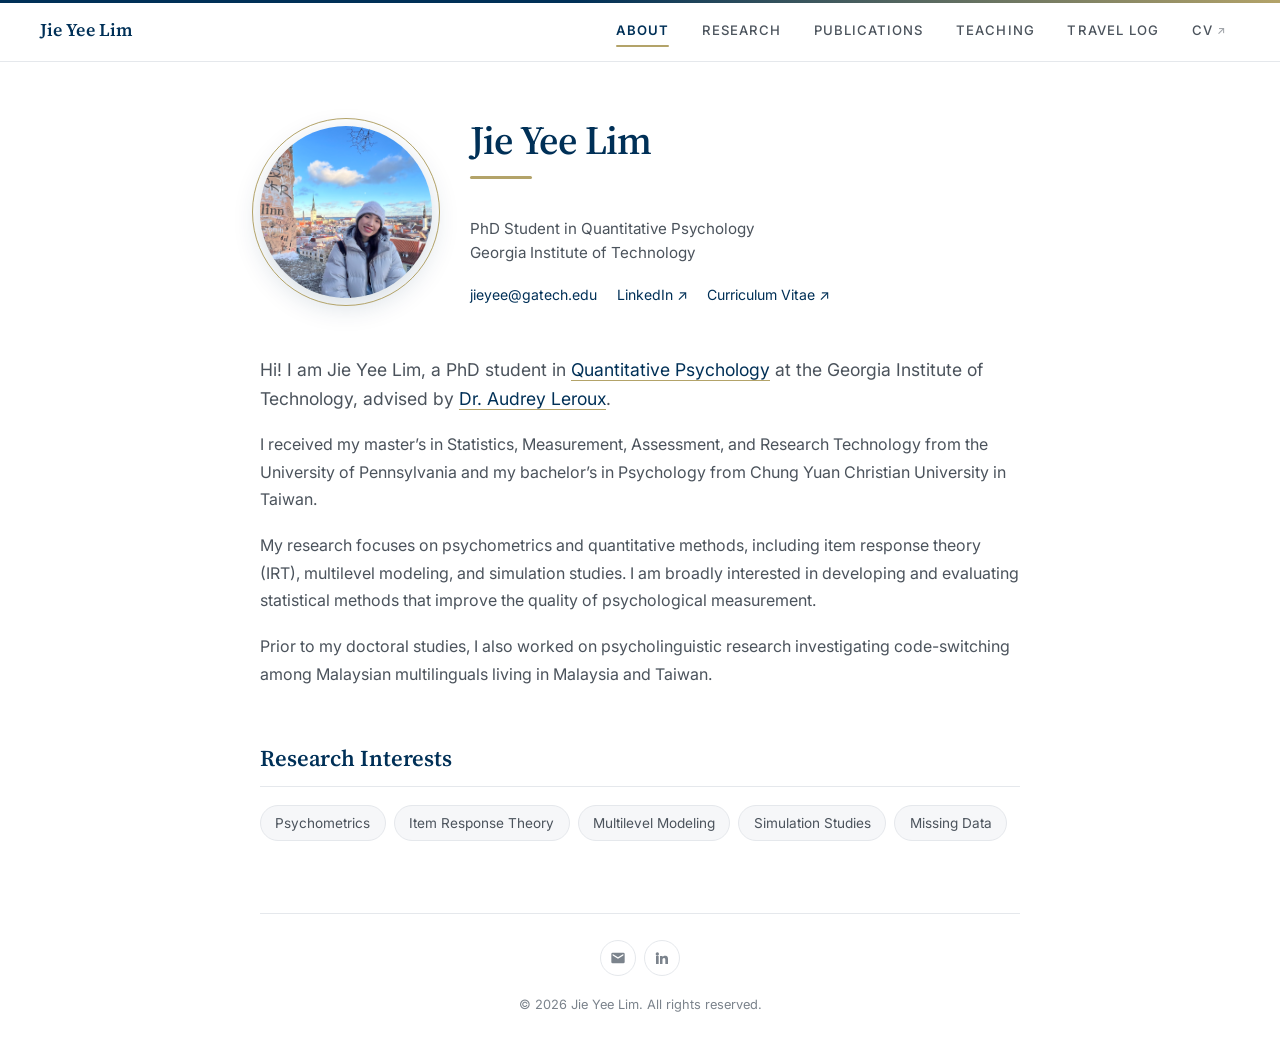
<file: index.html>
<!DOCTYPE html>
<html lang="en">
<head>
  <meta charset="UTF-8">
  <meta name="viewport" content="width=device-width, initial-scale=1.0">
  <title>Jie Yee Lim | Quantitative Psychology PhD Student</title>
  <meta name="description" content="Jie Yee Lim is a Ph.D. student in Quantitative Psychology at the Georgia Institute of Technology, researching psychometrics, item response theory, and multilevel modeling.">
  <link rel="preconnect" href="https://fonts.googleapis.com">
  <link rel="preconnect" href="https://fonts.gstatic.com" crossorigin>
  <link href="https://fonts.googleapis.com/css2?family=Inter:wght@400;500;600&family=Source+Serif+4:opsz,wght@8..60,400;8..60,600&display=swap" rel="stylesheet">
  <link rel="stylesheet" href="css/style.css">
</head>
<body>

  <a class="skip-link" href="#main">Skip to content</a>

  <!-- Top bar: wordmark at the left, nav at the right -->
  <header class="topbar">
    <a href="index.html" class="brand">Jie Yee Lim</a>
    <button class="nav-toggle" aria-label="Toggle navigation" aria-expanded="false" aria-controls="topnav">
      <svg viewBox="0 0 24 24" aria-hidden="true"><path d="M3 6h18v2H3zM3 11h18v2H3zM3 16h18v2H3z"/></svg>
    </button>
    <nav class="topnav" id="topnav">
      <a href="index.html" class="active">About</a>
      <a href="research.html">Research</a>
      <a href="publications.html">Publications</a>
      <a href="teaching.html">Teaching</a>
      <a href="travel-log.html">Travel Log</a>
      <a href="assets/cv/Curriculum%20Vitae_Jie%20Yee%20Lim_August%202026.pdf" target="_blank" rel="noopener">CV <span class="ext">&#8599;</span></a>
    </nav>
  </header>

  <!-- Main Content -->
  <main class="main" id="main">
    <div class="wrap">

      <!-- Hero: profile photo + name (moved here from the old sidebar) -->
      <header class="intro">
        <img src="assets/img/profile1.jpeg" alt="Jie Yee Lim" class="intro-photo">
        <div class="intro-text">
          <h1>Jie Yee Lim</h1>
          <p class="intro-role">
            PhD Student in Quantitative Psychology<br>
            Georgia Institute of Technology
          </p>
          <div class="intro-meta">
            <a href="mailto:jieyee@gatech.edu">jieyee@gatech.edu</a>
            <a href="https://linkedin.com/in/jieyeelim" target="_blank" rel="noopener">LinkedIn &#8599;</a>
            <a href="assets/cv/Curriculum%20Vitae_Jie%20Yee%20Lim_August%202026.pdf" target="_blank" rel="noopener">Curriculum Vitae &#8599;</a>
          </div>
        </div>
      </header>

      <p class="lead">
        Hi! I am Jie Yee Lim, a PhD student in
        <a href="https://psychology.gatech.edu/" target="_blank" rel="noopener">Quantitative Psychology</a>
        at the Georgia Institute of Technology, advised by
        <a href="https://psychology.gatech.edu/people/audrey-leroux" target="_blank" rel="noopener">Dr. Audrey Leroux</a>.
      </p>
      <p>
        I received my master&rsquo;s in Statistics, Measurement, Assessment, and Research Technology from the
        University of Pennsylvania and my bachelor&rsquo;s in Psychology from Chung Yuan Christian University in Taiwan.
      </p>
      <p>
        My research focuses on psychometrics and quantitative methods, including item response theory (IRT),
        multilevel modeling, and simulation studies. I am broadly interested in
        developing and evaluating statistical methods that improve the quality of psychological measurement.
      </p>
      <p>
        Prior to my doctoral studies, I also worked on psycholinguistic research investigating code-switching
        among Malaysian multilinguals living in Malaysia and Taiwan.
      </p>

      <h2>Research Interests</h2>
      <div class="research-interests">
        <span class="tag">Psychometrics</span>
        <span class="tag">Item Response Theory</span>
        <span class="tag">Multilevel Modeling</span>
        <span class="tag">Simulation Studies</span>
        <span class="tag">Missing Data</span>
      </div>

      <footer class="footer">
        <div class="footer-social">
          <a href="mailto:jieyee@gatech.edu" title="Email" aria-label="Email">
            <svg viewBox="0 0 24 24" aria-hidden="true"><path d="M20 4H4a2 2 0 0 0-2 2v12a2 2 0 0 0 2 2h16a2 2 0 0 0 2-2V6a2 2 0 0 0-2-2zm0 4.24-8 4.75-8-4.75V6l8 4.75L20 6z"/></svg>
          </a>
          <a href="https://linkedin.com/in/jieyeelim" target="_blank" rel="noopener" title="LinkedIn" aria-label="LinkedIn">
            <svg viewBox="0 0 24 24" aria-hidden="true"><path d="M4.98 3.5a2.5 2.5 0 1 1 0 5 2.5 2.5 0 0 1 0-5zM3 9h4v12H3zM9 9h3.8v1.65h.05c.53-.95 1.83-1.95 3.76-1.95C20.6 8.7 21 11.2 21 14.4V21h-4v-5.85c0-1.4-.03-3.2-2-3.2-2 0-2.3 1.53-2.3 3.1V21H9z"/></svg>
          </a>
        </div>
        &copy; 2026 Jie Yee Lim. All rights reserved.
      </footer>
    </div>
  </main>

  <script src="js/main.js"></script>
</body>
</html>
</file>
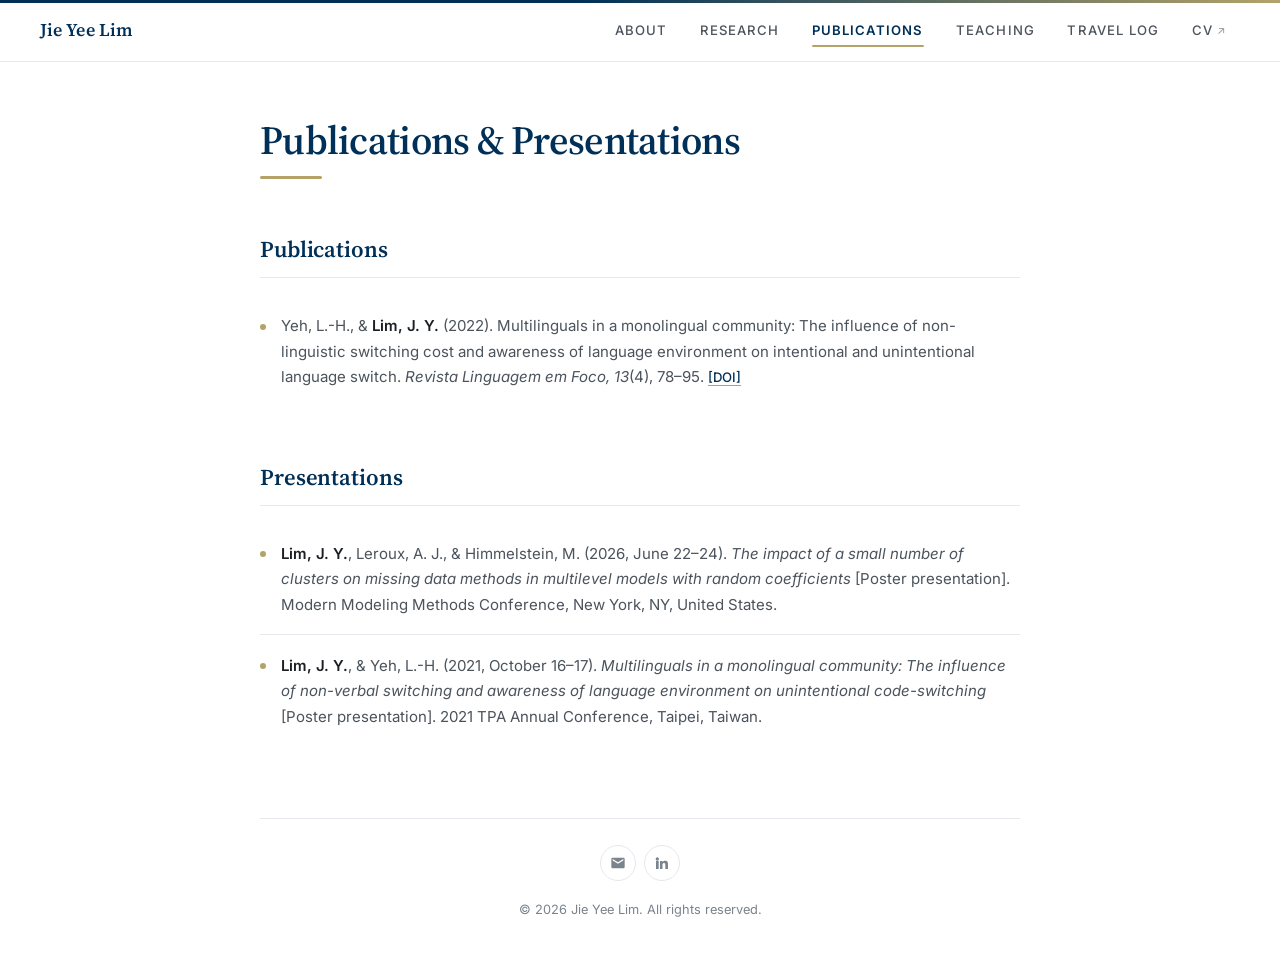
<file: publications.html>
<!DOCTYPE html>
<html lang="en">
<head>
  <meta charset="UTF-8">
  <meta name="viewport" content="width=device-width, initial-scale=1.0">
  <title>Publications &amp; Presentations | Jie Yee Lim</title>
  <meta name="description" content="Publications and conference presentations by Jie Yee Lim, a Quantitative Psychology PhD student at Georgia Tech.">
  <link rel="preconnect" href="https://fonts.googleapis.com">
  <link rel="preconnect" href="https://fonts.gstatic.com" crossorigin>
  <link href="https://fonts.googleapis.com/css2?family=Inter:wght@400;500;600&family=Source+Serif+4:opsz,wght@8..60,400;8..60,600&display=swap" rel="stylesheet">
  <link rel="stylesheet" href="css/style.css">
</head>
<body>

  <a class="skip-link" href="#main">Skip to content</a>

  <header class="topbar">
    <a href="index.html" class="brand">Jie Yee Lim</a>
    <button class="nav-toggle" aria-label="Toggle navigation" aria-expanded="false" aria-controls="topnav">
      <svg viewBox="0 0 24 24" aria-hidden="true"><path d="M3 6h18v2H3zM3 11h18v2H3zM3 16h18v2H3z"/></svg>
    </button>
    <nav class="topnav" id="topnav">
      <a href="index.html">About</a>
      <a href="research.html">Research</a>
      <a href="publications.html" class="active">Publications</a>
      <a href="teaching.html">Teaching</a>
      <a href="travel-log.html">Travel Log</a>
      <a href="assets/cv/Curriculum%20Vitae_Jie%20Yee%20Lim_August%202026.pdf" target="_blank" rel="noopener">CV <span class="ext">&#8599;</span></a>
    </nav>
  </header>

  <main class="main" id="main">
    <div class="wrap">
      <h1>Publications &amp; Presentations</h1>

      <h2>Publications</h2>
      <ul class="pub-list">
        <li>
          Yeh, L.-H., &amp; <strong>Lim, J. Y.</strong> (2022). Multilinguals in a monolingual community:
          The influence of non-linguistic switching cost and awareness of language environment on
          intentional and unintentional language switch.
          <span class="pub-title">Revista Linguagem em Foco, 13</span>(4), 78&ndash;95.
          <a href="https://doi.org/10.46230/2674-8266-13-7354" target="_blank" rel="noopener">[DOI]</a>
        </li>
      </ul>

      <h2>Presentations</h2>
      <ul class="pub-list">
        <li>
          <strong>Lim, J. Y.</strong>, Leroux, A. J., &amp; Himmelstein, M. (2026, June 22&ndash;24).
          <span class="pub-title">The impact of a small number of clusters on missing data methods in
          multilevel models with random coefficients</span>
          [Poster presentation]. Modern Modeling Methods Conference, New York, NY, United States.
        </li>
        <li>
          <strong>Lim, J. Y.</strong>, &amp; Yeh, L.-H. (2021, October 16&ndash;17).
          <span class="pub-title">Multilinguals in a monolingual community: The influence of non-verbal
          switching and awareness of language environment on unintentional code-switching</span>
          [Poster presentation]. 2021 TPA Annual Conference, Taipei, Taiwan.
        </li>
      </ul>

      <footer class="footer">
        <div class="footer-social">
          <a href="mailto:jieyee@gatech.edu" title="Email" aria-label="Email">
            <svg viewBox="0 0 24 24" aria-hidden="true"><path d="M20 4H4a2 2 0 0 0-2 2v12a2 2 0 0 0 2 2h16a2 2 0 0 0 2-2V6a2 2 0 0 0-2-2zm0 4.24-8 4.75-8-4.75V6l8 4.75L20 6z"/></svg>
          </a>
          <a href="https://linkedin.com/in/jieyeelim" target="_blank" rel="noopener" title="LinkedIn" aria-label="LinkedIn">
            <svg viewBox="0 0 24 24" aria-hidden="true"><path d="M4.98 3.5a2.5 2.5 0 1 1 0 5 2.5 2.5 0 0 1 0-5zM3 9h4v12H3zM9 9h3.8v1.65h.05c.53-.95 1.83-1.95 3.76-1.95C20.6 8.7 21 11.2 21 14.4V21h-4v-5.85c0-1.4-.03-3.2-2-3.2-2 0-2.3 1.53-2.3 3.1V21H9z"/></svg>
          </a>
        </div>
        &copy; 2026 Jie Yee Lim. All rights reserved.
      </footer>
    </div>
  </main>

  <script src="js/main.js"></script>
</body>
</html>
</file>
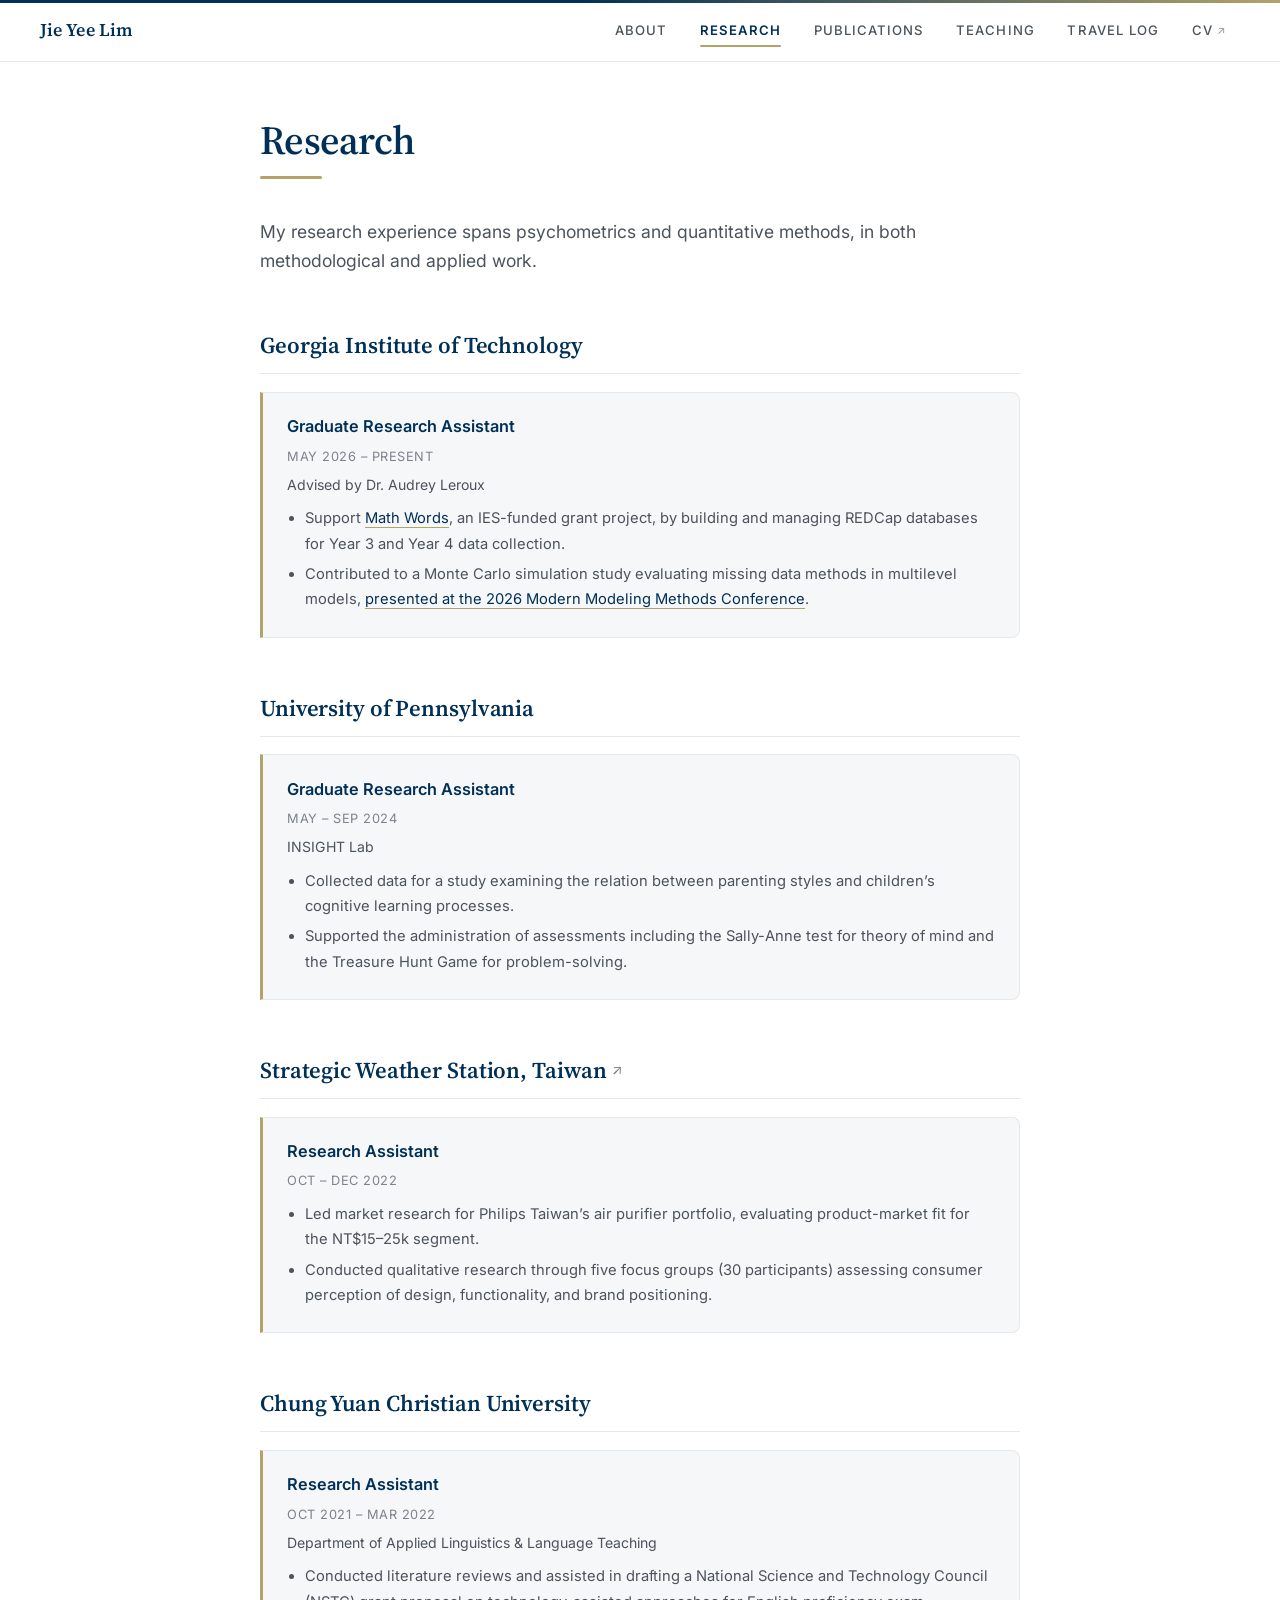
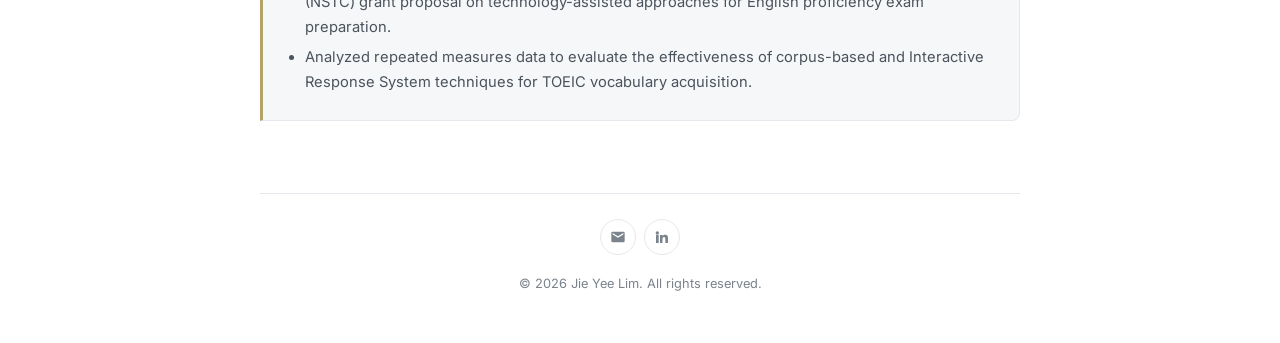
<file: research.html>
<!DOCTYPE html>
<html lang="en">
<head>
  <meta charset="UTF-8">
  <meta name="viewport" content="width=device-width, initial-scale=1.0">
  <title>Research | Jie Yee Lim</title>
  <meta name="description" content="Research experience of Jie Yee Lim, covering multilevel modeling, missing data methods, Monte Carlo simulation, and psychometrics at Georgia Tech and the University of Pennsylvania.">
  <link rel="preconnect" href="https://fonts.googleapis.com">
  <link rel="preconnect" href="https://fonts.gstatic.com" crossorigin>
  <link href="https://fonts.googleapis.com/css2?family=Inter:wght@400;500;600&family=Source+Serif+4:opsz,wght@8..60,400;8..60,600&display=swap" rel="stylesheet">
  <link rel="stylesheet" href="css/style.css">
</head>
<body>

  <a class="skip-link" href="#main">Skip to content</a>

  <header class="topbar">
    <a href="index.html" class="brand">Jie Yee Lim</a>
    <button class="nav-toggle" aria-label="Toggle navigation" aria-expanded="false" aria-controls="topnav">
      <svg viewBox="0 0 24 24" aria-hidden="true"><path d="M3 6h18v2H3zM3 11h18v2H3zM3 16h18v2H3z"/></svg>
    </button>
    <nav class="topnav" id="topnav">
      <a href="index.html">About</a>
      <a href="research.html" class="active">Research</a>
      <a href="publications.html">Publications</a>
      <a href="teaching.html">Teaching</a>
      <a href="travel-log.html">Travel Log</a>
      <a href="assets/cv/Curriculum%20Vitae_Jie%20Yee%20Lim_August%202026.pdf" target="_blank" rel="noopener">CV <span class="ext">&#8599;</span></a>
    </nav>
  </header>

  <main class="main" id="main">
    <div class="wrap">
      <h1>Research</h1>

      <p class="lead">
        My research experience spans psychometrics and quantitative methods, in both
        methodological and applied work.
      </p>

      <h2>Georgia Institute of Technology</h2>

      <div class="entry">
        <h3>Graduate Research Assistant</h3>
        <div class="meta">May 2026 &ndash; Present</div>
        <div class="program">Advised by Dr. Audrey Leroux</div>
        <ul>
          <li>Support <a href="https://ies.ed.gov/use-work/awards/math-words-vocabulary-support-students-experiencing-difficulty-mathematics" target="_blank" rel="noopener">Math Words</a>, an IES-funded grant project, by building and managing REDCap databases for Year 3 and Year 4 data collection.</li>
          <li>Contributed to a Monte Carlo simulation study evaluating missing data methods in multilevel models, <a href="publications.html">presented at the 2026 Modern Modeling Methods Conference</a>.</li>
        </ul>
      </div>

      <h2>University of Pennsylvania</h2>

      <div class="entry">
        <h3>Graduate Research Assistant</h3>
        <div class="meta">May &ndash; Sep 2024</div>
        <div class="program">INSIGHT Lab</div>
        <ul>
          <li>Collected data for a study examining the relation between parenting styles and children&rsquo;s cognitive learning processes.</li>
          <li>Supported the administration of assessments including the Sally-Anne test for theory of mind and the Treasure Hunt Game for problem-solving.</li>
        </ul>
      </div>

      <h2><a href="https://strategicweatherstation.com/" target="_blank" rel="noopener">Strategic Weather Station, Taiwan <span class="ext">&#8599;</span></a></h2>

      <div class="entry">
        <h3>Research Assistant</h3>
        <div class="meta">Oct &ndash; Dec 2022</div>
        <ul>
          <li>Led market research for Philips Taiwan&rsquo;s air purifier portfolio, evaluating product-market fit for the NT$15&ndash;25k segment.</li>
          <li>Conducted qualitative research through five focus groups (30 participants) assessing consumer perception of design, functionality, and brand positioning.</li>
        </ul>
      </div>

      <h2>Chung Yuan Christian University</h2>

      <div class="entry">
        <h3>Research Assistant</h3>
        <div class="meta">Oct 2021 &ndash; Mar 2022</div>
        <div class="program">Department of Applied Linguistics &amp; Language Teaching</div>
        <ul>
          <li>Conducted literature reviews and assisted in drafting a National Science and Technology Council (NSTC) grant proposal on technology-assisted approaches for English proficiency exam preparation.</li>
          <li>Analyzed repeated measures data to evaluate the effectiveness of corpus-based and Interactive Response System techniques for TOEIC vocabulary acquisition.</li>
        </ul>
      </div>

      <footer class="footer">
        <div class="footer-social">
          <a href="mailto:jieyee@gatech.edu" title="Email" aria-label="Email">
            <svg viewBox="0 0 24 24" aria-hidden="true"><path d="M20 4H4a2 2 0 0 0-2 2v12a2 2 0 0 0 2 2h16a2 2 0 0 0 2-2V6a2 2 0 0 0-2-2zm0 4.24-8 4.75-8-4.75V6l8 4.75L20 6z"/></svg>
          </a>
          <a href="https://linkedin.com/in/jieyeelim" target="_blank" rel="noopener" title="LinkedIn" aria-label="LinkedIn">
            <svg viewBox="0 0 24 24" aria-hidden="true"><path d="M4.98 3.5a2.5 2.5 0 1 1 0 5 2.5 2.5 0 0 1 0-5zM3 9h4v12H3zM9 9h3.8v1.65h.05c.53-.95 1.83-1.95 3.76-1.95C20.6 8.7 21 11.2 21 14.4V21h-4v-5.85c0-1.4-.03-3.2-2-3.2-2 0-2.3 1.53-2.3 3.1V21H9z"/></svg>
          </a>
        </div>
        &copy; 2026 Jie Yee Lim. All rights reserved.
      </footer>
    </div>
  </main>

  <script src="js/main.js"></script>
</body>
</html>
</file>
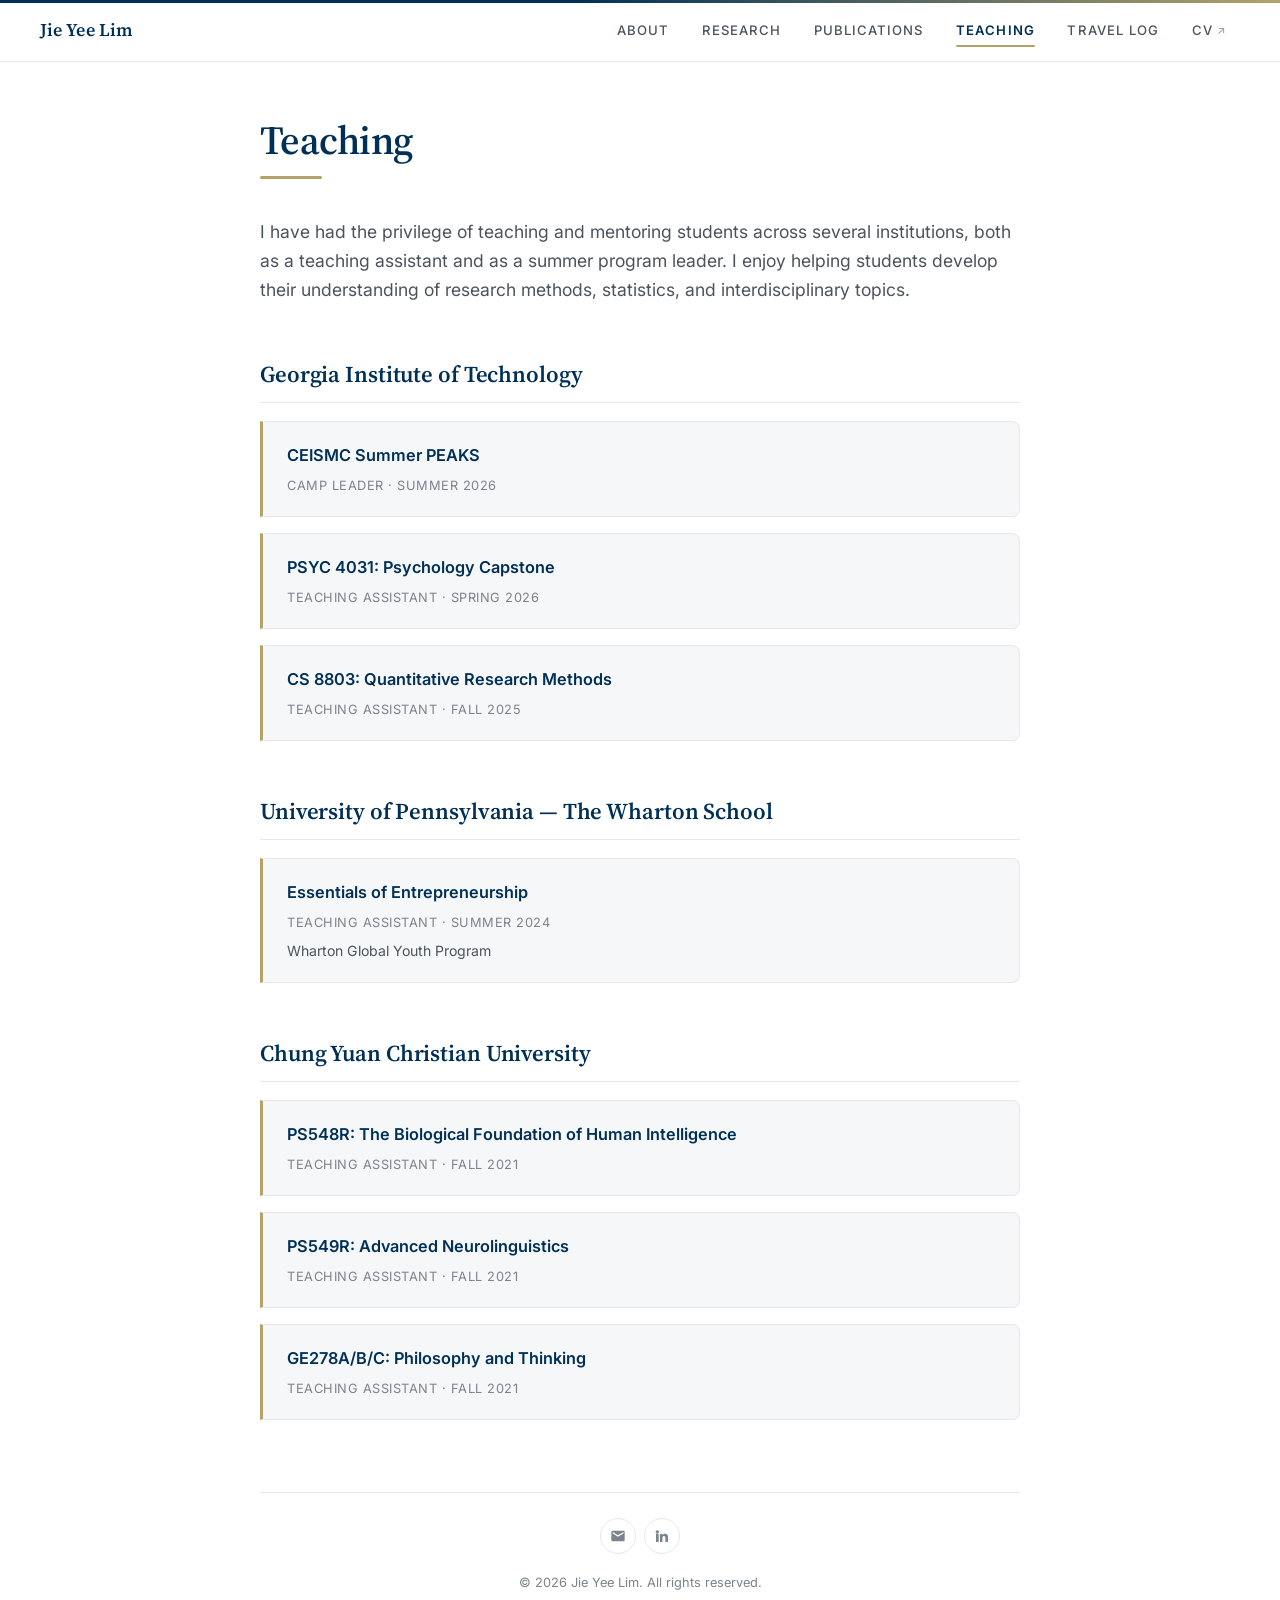
<file: teaching.html>
<!DOCTYPE html>
<html lang="en">
<head>
  <meta charset="UTF-8">
  <meta name="viewport" content="width=device-width, initial-scale=1.0">
  <title>Teaching | Jie Yee Lim</title>
  <meta name="description" content="Teaching assistant experience of Jie Yee Lim at Georgia Tech, the Wharton School, and Chung Yuan Christian University.">
  <link rel="preconnect" href="https://fonts.googleapis.com">
  <link rel="preconnect" href="https://fonts.gstatic.com" crossorigin>
  <link href="https://fonts.googleapis.com/css2?family=Inter:wght@400;500;600&family=Source+Serif+4:opsz,wght@8..60,400;8..60,600&display=swap" rel="stylesheet">
  <link rel="stylesheet" href="css/style.css">
</head>
<body>

  <a class="skip-link" href="#main">Skip to content</a>

  <header class="topbar">
    <a href="index.html" class="brand">Jie Yee Lim</a>
    <button class="nav-toggle" aria-label="Toggle navigation" aria-expanded="false" aria-controls="topnav">
      <svg viewBox="0 0 24 24" aria-hidden="true"><path d="M3 6h18v2H3zM3 11h18v2H3zM3 16h18v2H3z"/></svg>
    </button>
    <nav class="topnav" id="topnav">
      <a href="index.html">About</a>
      <a href="research.html">Research</a>
      <a href="publications.html">Publications</a>
      <a href="teaching.html" class="active">Teaching</a>
      <a href="travel-log.html">Travel Log</a>
      <a href="assets/cv/Curriculum%20Vitae_Jie%20Yee%20Lim_August%202026.pdf" target="_blank" rel="noopener">CV <span class="ext">&#8599;</span></a>
    </nav>
  </header>

  <main class="main" id="main">
    <div class="wrap">
      <h1>Teaching</h1>

      <p class="lead">I have had the privilege of teaching and mentoring students across several institutions, both as a teaching assistant and as a summer program leader. I enjoy helping students develop their understanding of research methods, statistics, and interdisciplinary topics.</p>

      <h2>Georgia Institute of Technology</h2>

      <div class="entry">
        <h3>CEISMC Summer PEAKS</h3>
        <div class="meta">Camp Leader &middot; Summer 2026</div>
      </div>

      <div class="entry">
        <h3>PSYC 4031: Psychology Capstone</h3>
        <div class="meta">Teaching Assistant &middot; Spring 2026</div>
      </div>

      <div class="entry">
        <h3>CS 8803: Quantitative Research Methods</h3>
        <div class="meta">Teaching Assistant &middot; Fall 2025</div>
      </div>

      <h2>University of Pennsylvania &mdash; The Wharton School</h2>

      <div class="entry">
        <h3>Essentials of Entrepreneurship</h3>
        <div class="meta">Teaching Assistant &middot; Summer 2024</div>
        <div class="program">Wharton Global Youth Program</div>
      </div>

      <h2>Chung Yuan Christian University</h2>

      <div class="entry">
        <h3>PS548R: The Biological Foundation of Human Intelligence</h3>
        <div class="meta">Teaching Assistant &middot; Fall 2021</div>
      </div>

      <div class="entry">
        <h3>PS549R: Advanced Neurolinguistics</h3>
        <div class="meta">Teaching Assistant &middot; Fall 2021</div>
      </div>

      <div class="entry">
        <h3>GE278A/B/C: Philosophy and Thinking</h3>
        <div class="meta">Teaching Assistant &middot; Fall 2021</div>
      </div>

      <footer class="footer">
        <div class="footer-social">
          <a href="mailto:jieyee@gatech.edu" title="Email" aria-label="Email">
            <svg viewBox="0 0 24 24" aria-hidden="true"><path d="M20 4H4a2 2 0 0 0-2 2v12a2 2 0 0 0 2 2h16a2 2 0 0 0 2-2V6a2 2 0 0 0-2-2zm0 4.24-8 4.75-8-4.75V6l8 4.75L20 6z"/></svg>
          </a>
          <a href="https://linkedin.com/in/jieyeelim" target="_blank" rel="noopener" title="LinkedIn" aria-label="LinkedIn">
            <svg viewBox="0 0 24 24" aria-hidden="true"><path d="M4.98 3.5a2.5 2.5 0 1 1 0 5 2.5 2.5 0 0 1 0-5zM3 9h4v12H3zM9 9h3.8v1.65h.05c.53-.95 1.83-1.95 3.76-1.95C20.6 8.7 21 11.2 21 14.4V21h-4v-5.85c0-1.4-.03-3.2-2-3.2-2 0-2.3 1.53-2.3 3.1V21H9z"/></svg>
          </a>
        </div>
        &copy; 2026 Jie Yee Lim. All rights reserved.
      </footer>
    </div>
  </main>

  <script src="js/main.js"></script>
</body>
</html>
</file>
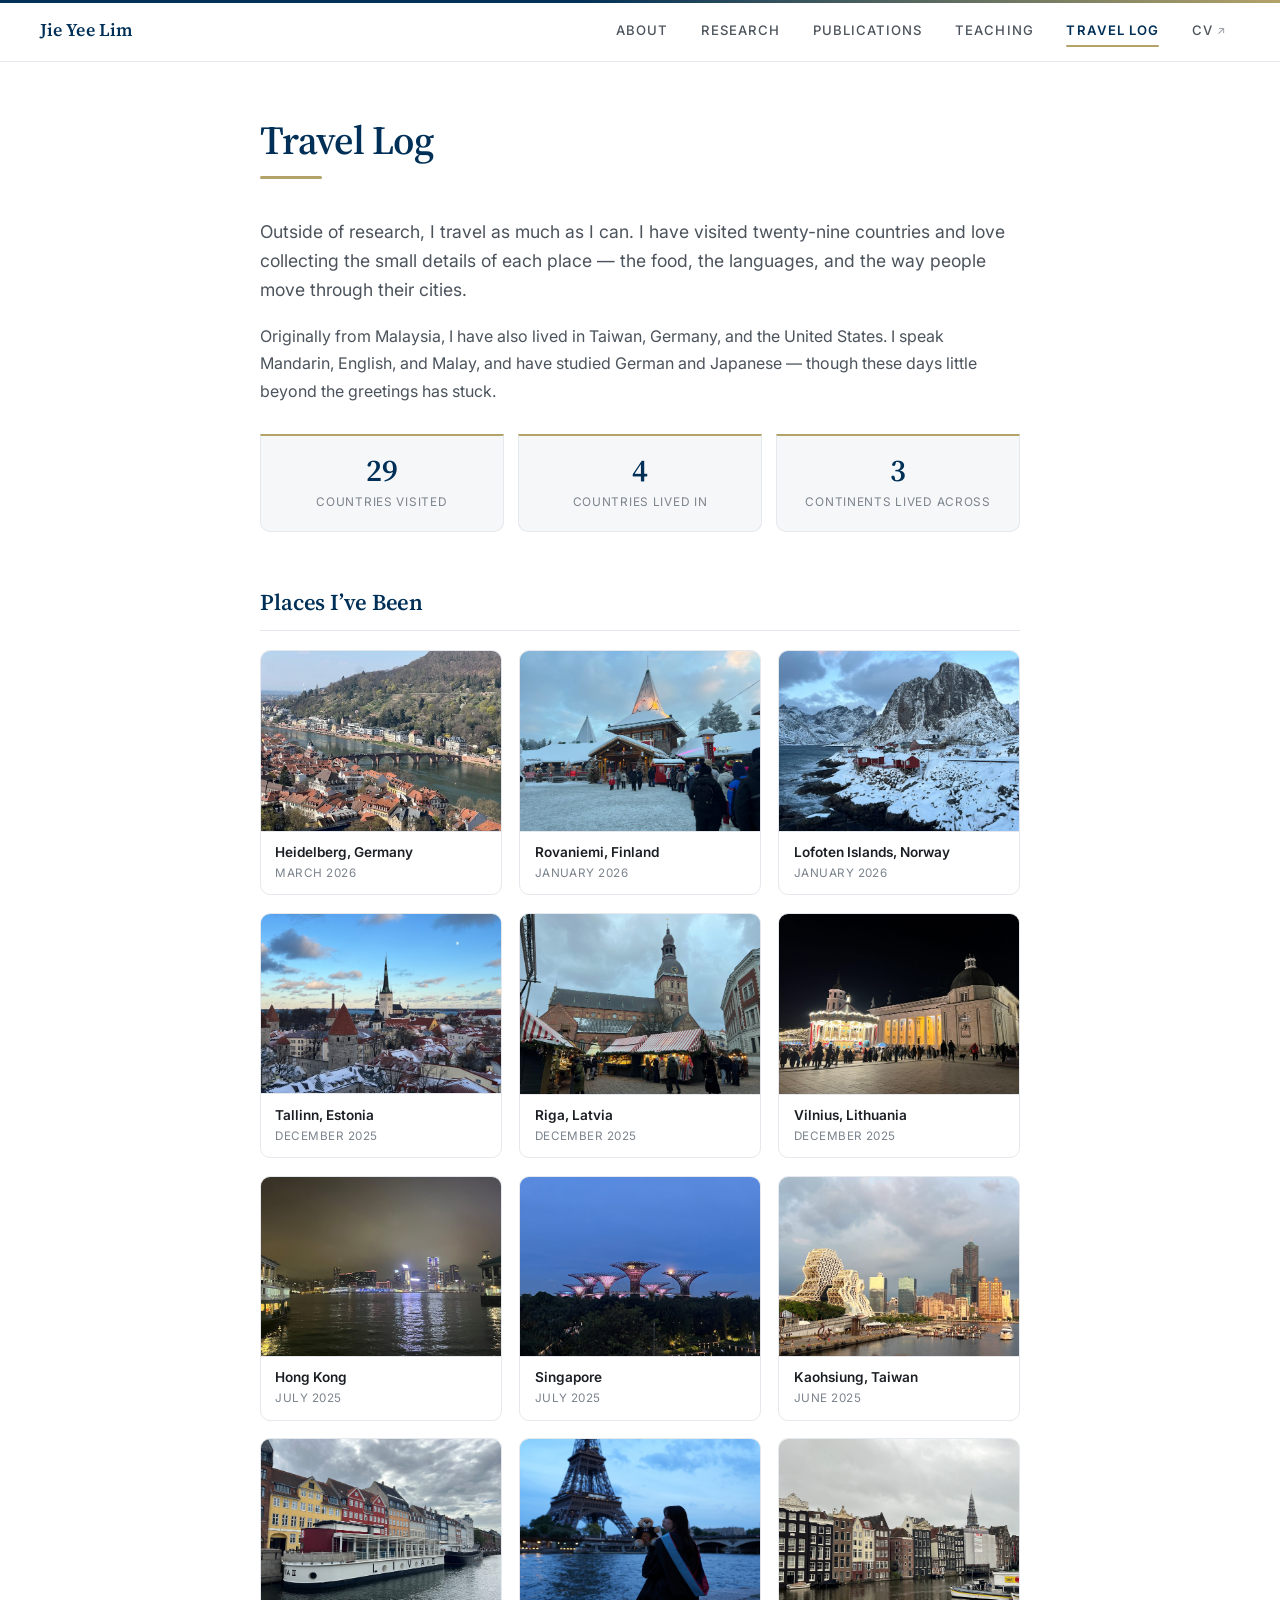
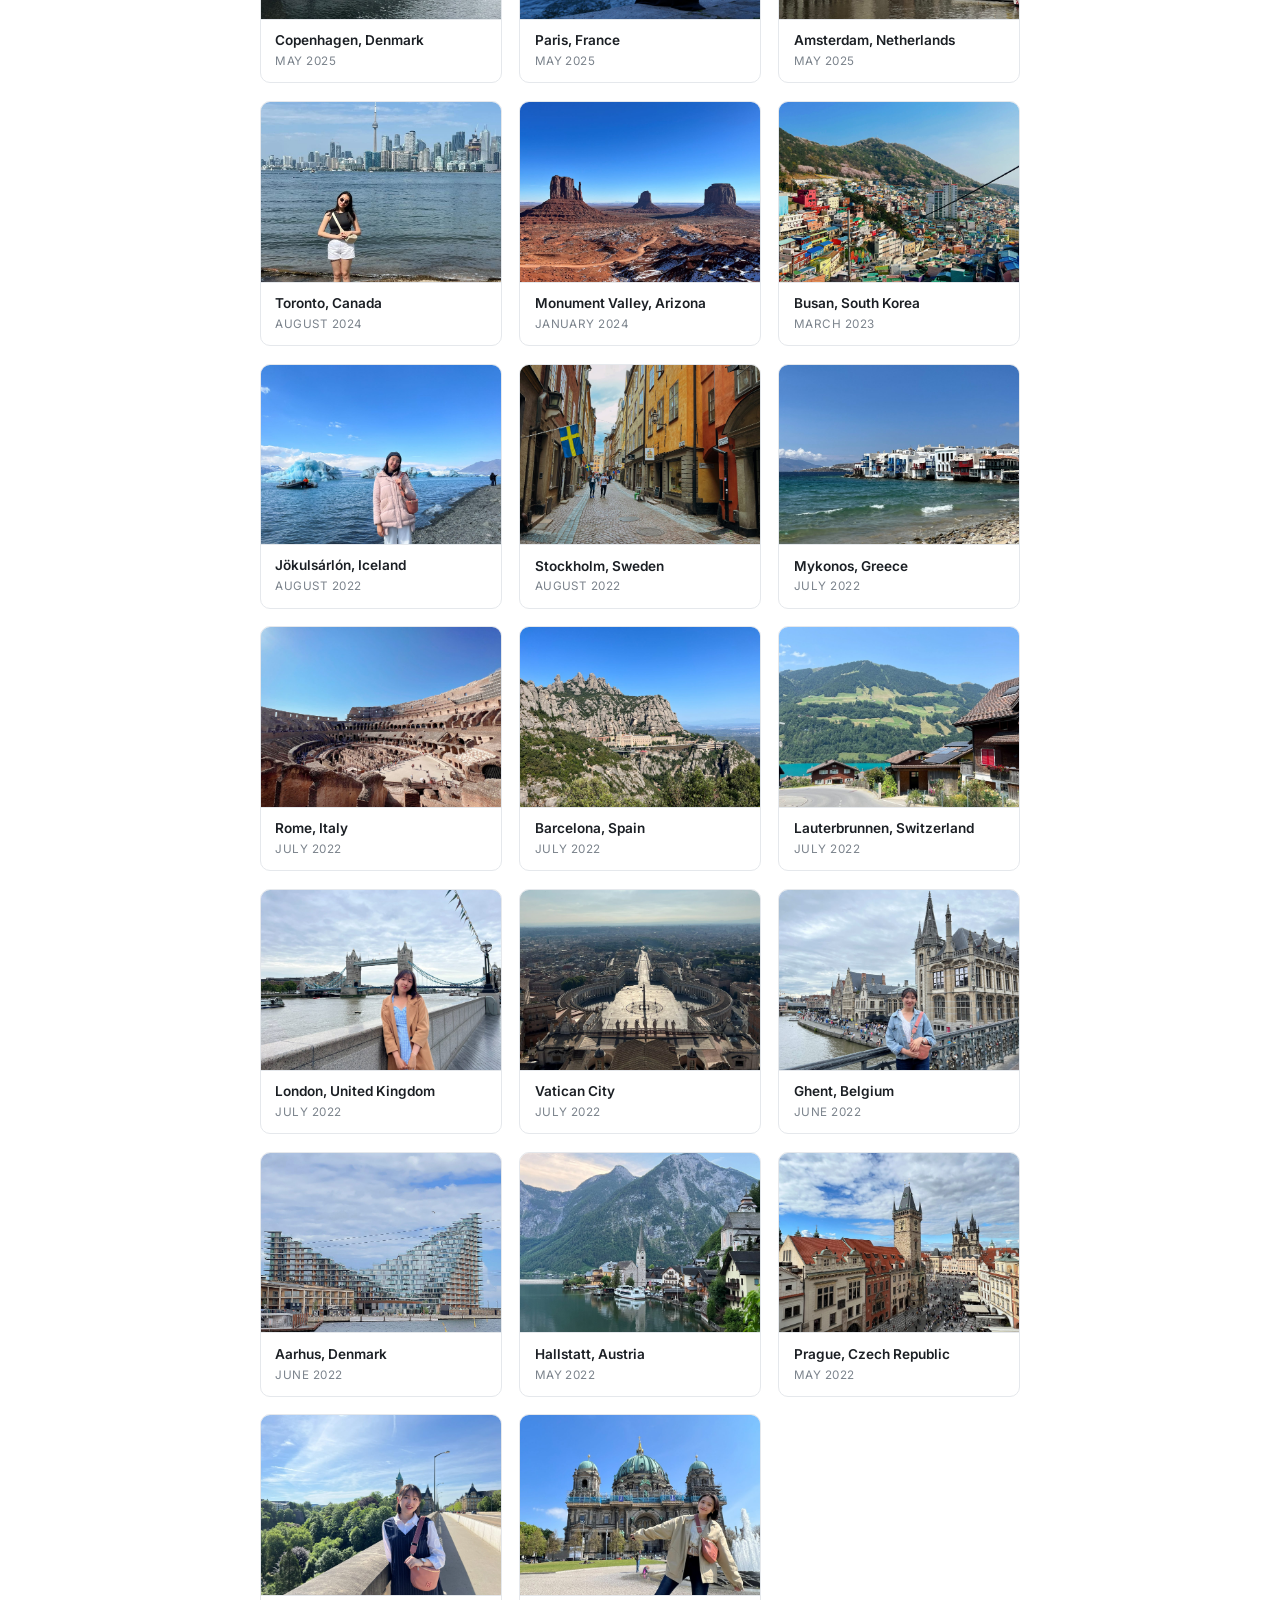
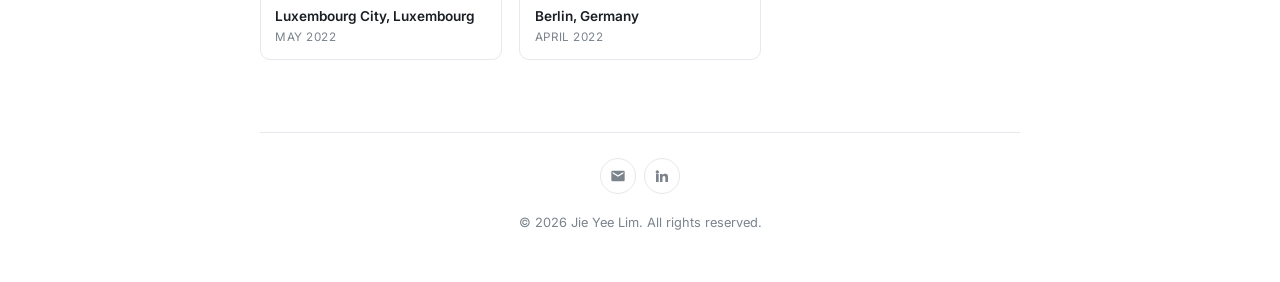
<file: travel-log.html>
<!DOCTYPE html>
<html lang="en">
<head>
  <meta charset="UTF-8">
  <meta name="viewport" content="width=device-width, initial-scale=1.0">
  <title>Travel Log | Jie Yee Lim</title>
  <meta name="description" content="Travel photos and places visited by Jie Yee Lim, a Quantitative Psychology PhD student at Georgia Tech.">
  <link rel="preconnect" href="https://fonts.googleapis.com">
  <link rel="preconnect" href="https://fonts.gstatic.com" crossorigin>
  <link href="https://fonts.googleapis.com/css2?family=Inter:wght@400;500;600&family=Source+Serif+4:opsz,wght@8..60,400;8..60,600&display=swap" rel="stylesheet">
  <link rel="stylesheet" href="css/style.css">
</head>
<body>

  <a class="skip-link" href="#main">Skip to content</a>

  <header class="topbar">
    <a href="index.html" class="brand">Jie Yee Lim</a>
    <button class="nav-toggle" aria-label="Toggle navigation" aria-expanded="false" aria-controls="topnav">
      <svg viewBox="0 0 24 24" aria-hidden="true"><path d="M3 6h18v2H3zM3 11h18v2H3zM3 16h18v2H3z"/></svg>
    </button>
    <nav class="topnav" id="topnav">
      <a href="index.html">About</a>
      <a href="research.html">Research</a>
      <a href="publications.html">Publications</a>
      <a href="teaching.html">Teaching</a>
      <a href="travel-log.html" class="active">Travel Log</a>
      <a href="assets/cv/Curriculum%20Vitae_Jie%20Yee%20Lim_August%202026.pdf" target="_blank" rel="noopener">CV <span class="ext">&#8599;</span></a>
    </nav>
  </header>

  <main class="main" id="main">
    <div class="wrap">
      <h1>Travel Log</h1>

      <p class="lead">
        Outside of research, I travel as much as I can. I have visited twenty-nine countries
        and love collecting the small details of each place &mdash; the food, the languages, and
        the way people move through their cities.
      </p>
      <p>
        Originally from Malaysia, I have also lived in Taiwan, Germany, and the United States.
        I speak Mandarin, English, and Malay, and have studied German and Japanese &mdash;
        though these days little beyond the greetings has stuck.
      </p>

      <div class="travel-stats">
        <div class="stat">
          <span class="num">29</span>
          <span class="lbl">Countries visited</span>
        </div>
        <div class="stat">
          <span class="num">4</span>
          <span class="lbl">Countries lived in</span>
        </div>
        <div class="stat">
          <span class="num">3</span>
          <span class="lbl">Continents lived across</span>
        </div>
      </div>

      <h2>Places I&rsquo;ve Been</h2>

      <div class="photo-grid">
        <!--
          ADDING A COUNTRY
          ----------------
          One photo per country. Cards are ordered NEWEST FIRST by year and month —
          insert a new card in the right chronological position, not at the end.

          1. Save the photo in  assets/img/travel/  named after the country only,
             lowercase and hyphenated, with no date: japan.jpg, south-korea.jpg
             JPEG or PNG only — browsers cannot display HEIC/HEIF (iPhone's default).
             Export as JPEG first, or send it over and it can be converted.
          2. Copy a block below and update four things: the src filename, the alt
             text, the .place caption, and the .date caption ("March 2024").

          .place is "City, Country"; .date is "Month Year". Keep both formats
          consistent across cards.

          Resize to ~1400px on the long side before adding — full-resolution phone
          photos are ~4MB each and this page already holds 21 of them.
          Landscape works best: cards crop to a 190px-tall band, so portrait shots
          lose their top and bottom.
        -->

        <figure class="photo-card">
          <img src="assets/img/travel/germany-heidelberg.jpg" alt="Heidelberg, Germany, March 2026" loading="lazy">
          <figcaption class="caption">
            <span class="place">Heidelberg, Germany</span>
            <span class="date">March 2026</span>
          </figcaption>
        </figure>

        <figure class="photo-card">
          <img src="assets/img/travel/finland.jpg" alt="Rovaniemi, Finland, January 2026" loading="lazy">
          <figcaption class="caption">
            <span class="place">Rovaniemi, Finland</span>
            <span class="date">January 2026</span>
          </figcaption>
        </figure>

        <figure class="photo-card">
          <img src="assets/img/travel/norway.jpg" alt="Lofoten Islands, Norway, January 2026" loading="lazy">
          <figcaption class="caption">
            <span class="place">Lofoten Islands, Norway</span>
            <span class="date">January 2026</span>
          </figcaption>
        </figure>

        <figure class="photo-card">
          <img src="assets/img/travel/estonia.jpg" alt="Tallinn, Estonia, December 2025" loading="lazy">
          <figcaption class="caption">
            <span class="place">Tallinn, Estonia</span>
            <span class="date">December 2025</span>
          </figcaption>
        </figure>

        <figure class="photo-card">
          <img src="assets/img/travel/latvia.jpg" alt="Riga, Latvia, December 2025" loading="lazy">
          <figcaption class="caption">
            <span class="place">Riga, Latvia</span>
            <span class="date">December 2025</span>
          </figcaption>
        </figure>

        <figure class="photo-card">
          <img src="assets/img/travel/lithuania.jpg" alt="Vilnius, Lithuania, December 2025" loading="lazy">
          <figcaption class="caption">
            <span class="place">Vilnius, Lithuania</span>
            <span class="date">December 2025</span>
          </figcaption>
        </figure>

        <figure class="photo-card">
          <img src="assets/img/travel/hong-kong.jpg" alt="Hong Kong, July 2025" loading="lazy">
          <figcaption class="caption">
            <span class="place">Hong Kong</span>
            <span class="date">July 2025</span>
          </figcaption>
        </figure>

        <figure class="photo-card">
          <img src="assets/img/travel/singapore.jpg" alt="Singapore, July 2025" loading="lazy">
          <figcaption class="caption">
            <span class="place">Singapore</span>
            <span class="date">July 2025</span>
          </figcaption>
        </figure>

        <figure class="photo-card">
          <img src="assets/img/travel/taiwan.jpg" alt="Kaohsiung, Taiwan, June 2025" loading="lazy">
          <figcaption class="caption">
            <span class="place">Kaohsiung, Taiwan</span>
            <span class="date">June 2025</span>
          </figcaption>
        </figure>

        <figure class="photo-card">
          <img src="assets/img/travel/denmark-copenhagen.jpg" alt="Copenhagen, Denmark, May 2025" loading="lazy">
          <figcaption class="caption">
            <span class="place">Copenhagen, Denmark</span>
            <span class="date">May 2025</span>
          </figcaption>
        </figure>

        <figure class="photo-card">
          <img src="assets/img/travel/france.jpg" alt="Paris, France, May 2025" loading="lazy">
          <figcaption class="caption">
            <span class="place">Paris, France</span>
            <span class="date">May 2025</span>
          </figcaption>
        </figure>

        <figure class="photo-card">
          <img src="assets/img/travel/netherlands.jpg" alt="Amsterdam, Netherlands, May 2025" loading="lazy">
          <figcaption class="caption">
            <span class="place">Amsterdam, Netherlands</span>
            <span class="date">May 2025</span>
          </figcaption>
        </figure>

        <figure class="photo-card">
          <img src="assets/img/travel/canada.jpg" alt="Toronto, Canada, August 2024" loading="lazy">
          <figcaption class="caption">
            <span class="place">Toronto, Canada</span>
            <span class="date">August 2024</span>
          </figcaption>
        </figure>

        <figure class="photo-card">
          <img src="assets/img/travel/united-states.jpg" alt="Monument Valley, Arizona, January 2024" loading="lazy">
          <figcaption class="caption">
            <span class="place">Monument Valley, Arizona</span>
            <span class="date">January 2024</span>
          </figcaption>
        </figure>

        <figure class="photo-card">
          <img src="assets/img/travel/south-korea.jpg" alt="Busan, South Korea, March 2023" loading="lazy">
          <figcaption class="caption">
            <span class="place">Busan, South Korea</span>
            <span class="date">March 2023</span>
          </figcaption>
        </figure>

        <figure class="photo-card">
          <img src="assets/img/travel/iceland.jpg" alt="Glacier lagoon with icebergs at J&ouml;kuls&aacute;rl&oacute;n, Iceland, August 2022" loading="lazy">
          <figcaption class="caption">
            <span class="place">J&ouml;kuls&aacute;rl&oacute;n, Iceland</span>
            <span class="date">August 2022</span>
          </figcaption>
        </figure>

        <figure class="photo-card">
          <img src="assets/img/travel/sweden.jpg" alt="Stockholm, Sweden, August 2022" loading="lazy">
          <figcaption class="caption">
            <span class="place">Stockholm, Sweden</span>
            <span class="date">August 2022</span>
          </figcaption>
        </figure>

        <figure class="photo-card">
          <img src="assets/img/travel/greece.jpg" alt="Mykonos, Greece, July 2022" loading="lazy">
          <figcaption class="caption">
            <span class="place">Mykonos, Greece</span>
            <span class="date">July 2022</span>
          </figcaption>
        </figure>

        <figure class="photo-card">
          <img src="assets/img/travel/italy.jpg" alt="Rome, Italy, July 2022" loading="lazy">
          <figcaption class="caption">
            <span class="place">Rome, Italy</span>
            <span class="date">July 2022</span>
          </figcaption>
        </figure>

        <figure class="photo-card">
          <img src="assets/img/travel/spain.jpg" alt="Barcelona, Spain, July 2022" loading="lazy">
          <figcaption class="caption">
            <span class="place">Barcelona, Spain</span>
            <span class="date">July 2022</span>
          </figcaption>
        </figure>

        <figure class="photo-card">
          <img src="assets/img/travel/switzerland.jpg" alt="Lauterbrunnen, Switzerland, July 2022" loading="lazy">
          <figcaption class="caption">
            <span class="place">Lauterbrunnen, Switzerland</span>
            <span class="date">July 2022</span>
          </figcaption>
        </figure>

        <figure class="photo-card">
          <img src="assets/img/travel/united-kingdom.jpg" alt="London, United Kingdom, July 2022" loading="lazy">
          <figcaption class="caption">
            <span class="place">London, United Kingdom</span>
            <span class="date">July 2022</span>
          </figcaption>
        </figure>

        <figure class="photo-card">
          <img src="assets/img/travel/vatican-city.jpg" alt="Vatican City, July 2022" loading="lazy">
          <figcaption class="caption">
            <span class="place">Vatican City</span>
            <span class="date">July 2022</span>
          </figcaption>
        </figure>

        <figure class="photo-card">
          <img src="assets/img/travel/belgium.jpg" alt="Ghent, Belgium, June 2022" loading="lazy">
          <figcaption class="caption">
            <span class="place">Ghent, Belgium</span>
            <span class="date">June 2022</span>
          </figcaption>
        </figure>

        <figure class="photo-card">
          <img src="assets/img/travel/denmark-aarhus.jpg" alt="Aarhus, Denmark, June 2022" loading="lazy">
          <figcaption class="caption">
            <span class="place">Aarhus, Denmark</span>
            <span class="date">June 2022</span>
          </figcaption>
        </figure>

        <figure class="photo-card">
          <img src="assets/img/travel/austria.jpg" alt="Hallstatt, Austria, May 2022" loading="lazy">
          <figcaption class="caption">
            <span class="place">Hallstatt, Austria</span>
            <span class="date">May 2022</span>
          </figcaption>
        </figure>

        <figure class="photo-card">
          <img src="assets/img/travel/czech-republic.jpg" alt="Prague, Czech Republic, May 2022" loading="lazy">
          <figcaption class="caption">
            <span class="place">Prague, Czech Republic</span>
            <span class="date">May 2022</span>
          </figcaption>
        </figure>

        <figure class="photo-card">
          <img src="assets/img/travel/luxembourg.jpg" alt="Luxembourg City, Luxembourg, May 2022" loading="lazy">
          <figcaption class="caption">
            <span class="place">Luxembourg City, Luxembourg</span>
            <span class="date">May 2022</span>
          </figcaption>
        </figure>

        <figure class="photo-card">
          <img src="assets/img/travel/germany-berlin.jpg" alt="Berlin, Germany, April 2022" loading="lazy">
          <figcaption class="caption">
            <span class="place">Berlin, Germany</span>
            <span class="date">April 2022</span>
          </figcaption>
        </figure>
      </div>

      <footer class="footer">
        <div class="footer-social">
          <a href="mailto:jieyee@gatech.edu" title="Email" aria-label="Email">
            <svg viewBox="0 0 24 24" aria-hidden="true"><path d="M20 4H4a2 2 0 0 0-2 2v12a2 2 0 0 0 2 2h16a2 2 0 0 0 2-2V6a2 2 0 0 0-2-2zm0 4.24-8 4.75-8-4.75V6l8 4.75L20 6z"/></svg>
          </a>
          <a href="https://linkedin.com/in/jieyeelim" target="_blank" rel="noopener" title="LinkedIn" aria-label="LinkedIn">
            <svg viewBox="0 0 24 24" aria-hidden="true"><path d="M4.98 3.5a2.5 2.5 0 1 1 0 5 2.5 2.5 0 0 1 0-5zM3 9h4v12H3zM9 9h3.8v1.65h.05c.53-.95 1.83-1.95 3.76-1.95C20.6 8.7 21 11.2 21 14.4V21h-4v-5.85c0-1.4-.03-3.2-2-3.2-2 0-2.3 1.53-2.3 3.1V21H9z"/></svg>
          </a>
        </div>
        &copy; 2026 Jie Yee Lim. All rights reserved.
      </footer>
    </div>
  </main>

  <script src="js/main.js"></script>
</body>
</html>
</file>
<file: css/style.css>
/* ============================================================
   Jie Yee Lim — Personal Site
   Top-nav layout · Georgia Tech navy (#003057) + gold (#b3a369)
   ============================================================ */

/* ---------- Reset ---------- */
*,
*::before,
*::after {
  margin: 0;
  padding: 0;
  box-sizing: border-box;
}

/* ---------- Design tokens ---------- */
:root {
  /* Brand */
  --navy: #003057;
  --navy-deep: #001f3a;
  --gold: #b3a369;
  --gold-soft: #cdc199;

  /* Text */
  --ink: #1b1f24;
  --ink-soft: #4b535c;
  --ink-mute: #7b838c;

  /* Surfaces */
  --bg: #ffffff;
  --bg-tint: #f6f7f9;
  --line: #e5e8ec;

  /* Layout */
  --measure: 760px;
  --topbar-h: 62px;

  /* Type */
  --serif: 'Source Serif 4', 'Iowan Old Style', Georgia, 'Times New Roman', serif;
  --sans: 'Inter', -apple-system, BlinkMacSystemFont, 'Segoe UI', Roboto, Helvetica, Arial, sans-serif;

  --ease: cubic-bezier(0.4, 0, 0.2, 1);
}

/* ---------- Base ---------- */
html {
  font-size: 16px;
  scroll-behavior: smooth;
  -webkit-text-size-adjust: 100%;
}

body {
  font-family: var(--sans);
  color: var(--ink);
  background: var(--bg);
  line-height: 1.72;
  -webkit-font-smoothing: antialiased;
  -moz-osx-font-smoothing: grayscale;
}

img {
  max-width: 100%;
  height: auto;
  display: block;
}

a {
  color: var(--navy);
  text-decoration: none;
  transition: color 0.18s var(--ease);
}

/* Body-copy links: gold underline that thickens on hover */
.wrap p a,
.wrap li a {
  background-image: linear-gradient(var(--gold), var(--gold));
  background-size: 100% 1px;
  background-position: 0 100%;
  background-repeat: no-repeat;
  padding-bottom: 1px;
  transition: background-size 0.22s var(--ease), color 0.18s var(--ease);
}

.wrap p a:hover,
.wrap li a:hover {
  color: var(--navy-deep);
  background-size: 100% 2px;
}

::selection {
  background: var(--gold-soft);
  color: var(--navy-deep);
}

:focus-visible {
  outline: 2px solid var(--gold);
  outline-offset: 3px;
  border-radius: 2px;
}

.skip-link {
  position: absolute;
  left: -9999px;
  top: 0;
  z-index: 300;
  background: var(--navy);
  color: #fff;
  padding: 0.7rem 1.2rem;
  border-radius: 0 0 6px 0;
  font-size: 0.9rem;
}

.skip-link:focus {
  left: 0;
  color: #fff;
}

/* ============================================================
   Top bar
   ============================================================ */
.topbar {
  position: sticky;
  top: 0;
  z-index: 100;
  display: flex;
  align-items: center;
  justify-content: space-between;
  gap: 1.5rem;
  min-height: var(--topbar-h);
  padding: 0 2.5rem;
  background: rgba(255, 255, 255, 0.88);
  backdrop-filter: saturate(180%) blur(12px);
  -webkit-backdrop-filter: saturate(180%) blur(12px);
  border-bottom: 1px solid var(--line);
}

/* Thin navy→gold accent strip along the very top of the page */
.topbar::before {
  content: '';
  position: absolute;
  top: 0;
  left: 0;
  right: 0;
  height: 3px;
  background: linear-gradient(90deg, var(--navy) 0%, var(--navy) 45%, var(--gold) 100%);
}

/* --- Wordmark: sits at the top-left --- */
.brand {
  font-family: var(--serif);
  font-size: 1.12rem;
  font-weight: 600;
  letter-spacing: 0.005em;
  color: var(--navy);
  white-space: nowrap;
  flex-shrink: 0;
  transition: color 0.2s var(--ease);
}

.brand:hover {
  color: var(--gold);
}

/* --- Nav: sits at the top-right --- */
.topnav {
  display: flex;
  align-items: center;
  gap: 0.35rem;
  flex-wrap: wrap;
  justify-content: flex-end;
}

.topnav a {
  position: relative;
  display: inline-flex;
  align-items: center;
  gap: 0.28rem;
  padding: 0.45rem 0.85rem;
  border-radius: 5px;
  font-size: 0.82rem;
  font-weight: 500;
  letter-spacing: 0.08em;
  text-transform: uppercase;
  color: var(--ink-soft);
  transition: color 0.2s var(--ease), background 0.2s var(--ease);
}

/* Gold underline that grows from the centre */
.topnav a::after {
  content: '';
  position: absolute;
  left: 0.85rem;
  right: 0.85rem;
  bottom: 0.15rem;
  height: 2px;
  border-radius: 2px;
  background: var(--gold);
  transform: scaleX(0);
  transition: transform 0.24s var(--ease);
}

.topnav a:hover {
  color: var(--navy);
  background: var(--bg-tint);
}

.topnav a:hover::after {
  transform: scaleX(1);
}

.topnav a.active {
  color: var(--navy);
  font-weight: 600;
}

.topnav a.active::after {
  transform: scaleX(1);
}

/* Outbound arrow on the CV link */
.topnav a .ext {
  font-size: 0.68rem;
  opacity: 0.55;
}

/* --- Hamburger (narrow screens only) --- */
.nav-toggle {
  display: none;
  place-items: center;
  width: 40px;
  height: 40px;
  flex-shrink: 0;
  border: 1px solid var(--line);
  border-radius: 8px;
  background: #fff;
  color: var(--navy);
  cursor: pointer;
  transition: border-color 0.2s var(--ease), background 0.2s var(--ease);
}

.nav-toggle:hover {
  border-color: var(--gold);
  background: var(--bg-tint);
}

.nav-toggle svg {
  width: 18px;
  height: 18px;
  fill: currentColor;
}

/* ============================================================
   Main content
   ============================================================ */
.main {
  padding: 3.5rem 2.5rem 3rem;
  min-height: calc(100vh - var(--topbar-h));
}

.wrap {
  max-width: var(--measure);
  margin: 0 auto;
}

/* --- Intro / hero (About page) --- */
.intro {
  display: grid;
  grid-template-columns: 172px 1fr;
  gap: 2.4rem;
  align-items: center;
  margin-bottom: 3rem;
}

.intro-photo {
  width: 172px;
  height: 172px;
  border-radius: 50%;
  object-fit: cover;
  background: var(--bg-tint);
  outline: 1.5px solid var(--gold);
  outline-offset: 7px;
  box-shadow: 0 8px 28px rgba(0, 48, 87, 0.16);
}

.intro h1 {
  padding-bottom: 0;
  margin-bottom: 0.45rem;
}

/* The hero heading uses the photo as its anchor, not a rule */
.intro h1::after {
  content: none;
}

.intro-role {
  font-size: 0.95rem;
  line-height: 1.55;
  color: var(--ink-mute);
  margin-bottom: 0.9rem;
}

.intro-meta {
  display: flex;
  flex-wrap: wrap;
  gap: 0.5rem 1.2rem;
  font-size: 0.88rem;
}

/* --- Headings --- */
.main h1 {
  font-family: var(--serif);
  font-size: 2.5rem;
  font-weight: 600;
  line-height: 1.12;
  letter-spacing: -0.018em;
  color: var(--navy);
  margin-bottom: 2.4rem;
  position: relative;
  padding-bottom: 1rem;
}

.main h1::after {
  content: '';
  position: absolute;
  left: 0;
  bottom: 0;
  width: 62px;
  height: 3px;
  background: var(--gold);
  border-radius: 2px;
}

.main h2 {
  font-family: var(--serif);
  font-size: 1.42rem;
  font-weight: 600;
  letter-spacing: -0.005em;
  color: var(--navy);
  margin-top: 3.2rem;
  margin-bottom: 1.1rem;
  padding-bottom: 0.5rem;
  border-bottom: 1px solid var(--line);
}

/* Section headings that link out (e.g. an employer's site) keep the heading
   colour rather than the default link colour, and shift to gold on hover. */
.main h2 a {
  color: inherit;
}

.main h2 a:hover {
  color: var(--gold);
}

.main h2 .ext {
  font-size: 0.68em;
  color: var(--ink-mute);
  vertical-align: 0.2em;
}

.main h3 {
  font-family: var(--sans);
  font-size: 1.02rem;
  font-weight: 600;
  color: var(--ink);
  margin-bottom: 0.35rem;
}

.main p {
  margin-bottom: 1.15rem;
  color: var(--ink-soft);
}

.main p:last-child {
  margin-bottom: 0;
}

/* Lead paragraph */
.lead {
  font-size: 1.1rem;
  line-height: 1.65;
  color: var(--ink);
}

/* --- Research interest tags --- */
.research-interests {
  display: flex;
  flex-wrap: wrap;
  gap: 0.5rem;
}

.research-interests .tag {
  background: var(--bg-tint);
  border: 1px solid var(--line);
  padding: 0.34rem 0.9rem;
  border-radius: 100px;
  font-size: 0.85rem;
  color: var(--ink-soft);
  transition: border-color 0.2s var(--ease), color 0.2s var(--ease),
    background 0.2s var(--ease);
}

.research-interests .tag:hover {
  border-color: var(--gold);
  background: #fff;
  color: var(--navy);
}

/* --- Publications --- */
.pub-list {
  list-style: none;
}

.pub-list li {
  position: relative;
  padding: 1.1rem 0 1.1rem 1.3rem;
  border-bottom: 1px solid var(--line);
  font-size: 0.94rem;
  line-height: 1.68;
  color: var(--ink-soft);
}

.pub-list li::before {
  content: '';
  position: absolute;
  left: 0;
  top: 1.75rem;
  width: 6px;
  height: 6px;
  border-radius: 50%;
  background: var(--gold);
}

.pub-list li:last-child {
  border-bottom: none;
}

.pub-list strong {
  color: var(--ink);
  font-weight: 600;
}

.pub-list .pub-title {
  font-style: italic;
}

.pub-list .pub-venue {
  color: var(--ink-mute);
}

.pub-list a {
  font-size: 0.82rem;
  font-weight: 500;
  white-space: nowrap;
}

/* ============================================================
   Entry cards — shared by the Research and Teaching pages
   ============================================================ */
.entry {
  margin-bottom: 1rem;
  padding: 1.2rem 1.5rem;
  background: var(--bg-tint);
  border: 1px solid var(--line);
  border-left: 3px solid var(--gold);
  border-radius: 0 8px 8px 0;
  transition: transform 0.2s var(--ease), box-shadow 0.2s var(--ease),
    background 0.2s var(--ease);
}

.entry:hover {
  background: #fff;
  transform: translateX(3px);
  box-shadow: 0 3px 16px rgba(0, 48, 87, 0.08);
}

.entry h3 {
  color: var(--navy);
  margin-top: 0;
}

.entry .meta {
  font-size: 0.8rem;
  letter-spacing: 0.04em;
  text-transform: uppercase;
  color: var(--ink-mute);
  margin-bottom: 0;
}

/* Programme an entry belongs to, when the course title alone is ambiguous.
   Sentence case on purpose — uppercase wraps to three ugly lines on phones. */
.entry .program {
  margin-top: 0.3rem;
  font-size: 0.88rem;
  color: var(--ink-soft);
}

.entry p {
  margin-top: 0.7rem;
  margin-bottom: 0;
  font-size: 0.92rem;
}

.entry ul {
  margin-left: 1.1rem;
  margin-top: 0.6rem;
}

.entry li {
  margin-bottom: 0.3rem;
  font-size: 0.92rem;
  color: var(--ink-soft);
}

/* ============================================================
   Beyond Research / travel page
   ============================================================ */
.misc-section {
  margin-bottom: 1rem;
}

.misc-section ul {
  margin-left: 1.1rem;
  color: var(--ink-soft);
}

.misc-section li {
  margin-bottom: 0.45rem;
  padding-left: 0.3rem;
}

.misc-section li::marker {
  color: var(--gold);
}

/* --- Travel stat strip --- */
.travel-stats {
  display: flex;
  flex-wrap: wrap;
  gap: 0.9rem;
  margin: 1.8rem 0 2.6rem;
}

.travel-stats .stat {
  flex: 1 1 150px;
  padding: 1.15rem 1rem;
  background: var(--bg-tint);
  border: 1px solid var(--line);
  border-top: 2px solid var(--gold);
  border-radius: 0 0 10px 10px;
  text-align: center;
}

.travel-stats .num {
  display: block;
  font-family: var(--serif);
  font-size: 1.95rem;
  font-weight: 600;
  line-height: 1.05;
  color: var(--navy);
}

.travel-stats .lbl {
  display: block;
  margin-top: 0.3rem;
  font-size: 0.74rem;
  letter-spacing: 0.06em;
  text-transform: uppercase;
  color: var(--ink-mute);
}

.photo-grid {
  display: grid;
  grid-template-columns: repeat(auto-fill, minmax(230px, 1fr));
  gap: 1.1rem;
  margin-top: 1.2rem;
  /* Cards size to their own photo instead of stretching to the tallest in the
     row, so portrait shots stay portrait. Rows end up ragged; that is the
     trade for not cropping. */
  align-items: start;
}

.photo-card {
  border-radius: 10px;
  overflow: hidden;
  border: 1px solid var(--line);
  background: #fff;
  transition: transform 0.25s var(--ease), box-shadow 0.25s var(--ease);
}

.photo-card:hover {
  transform: translateY(-4px);
  box-shadow: 0 10px 28px rgba(0, 48, 87, 0.14);
}

/* Natural aspect ratio — no fixed height, no cropping. */
.photo-card img {
  width: 100%;
  height: auto;
}

/* Caption: "City, Country" over the date. Stacked rather than side by side —
   "Luxembourg City, Luxembourg" plus a date will not fit one 240px line. */
.photo-card .caption {
  display: flex;
  flex-direction: column;
  gap: 0.1rem;
  padding: 0.7rem 0.9rem;
  border-top: 1px solid var(--line);
}

.photo-card .place {
  font-size: 0.85rem;
  font-weight: 600;
  line-height: 1.35;
  color: var(--ink);
}

.photo-card .date {
  font-size: 0.73rem;
  letter-spacing: 0.04em;
  text-transform: uppercase;
  color: var(--ink-mute);
}

.photo-empty {
  grid-column: 1 / -1;
  padding: 2.6rem 1.5rem;
  text-align: center;
  border: 1px dashed var(--line);
  border-radius: 10px;
  background: var(--bg-tint);
  color: var(--ink-mute);
  font-size: 0.92rem;
}

.photo-empty code {
  font-size: 0.85em;
  background: #fff;
  border: 1px solid var(--line);
  border-radius: 4px;
  padding: 0.1rem 0.4rem;
}

/* ============================================================
   Contact
   ============================================================ */
.contact-list {
  list-style: none;
}

.contact-list li {
  display: flex;
  gap: 0.7rem;
  align-items: baseline;
  padding: 0.4rem 0;
  font-size: 0.95rem;
  color: var(--ink-soft);
}

.contact-list .label {
  min-width: 84px;
  font-size: 0.78rem;
  letter-spacing: 0.05em;
  text-transform: uppercase;
  color: var(--ink-mute);
  flex-shrink: 0;
}

/* ============================================================
   CV button
   ============================================================ */
.cv-button {
  display: inline-block;
  background: var(--navy);
  color: #fff;
  padding: 0.65rem 1.6rem;
  border-radius: 6px;
  font-size: 0.9rem;
  letter-spacing: 0.02em;
  transition: background 0.2s var(--ease), transform 0.2s var(--ease);
}

.cv-button:hover {
  background: var(--navy-deep);
  color: #fff;
  transform: translateY(-2px);
}

/* ============================================================
   Footer
   ============================================================ */
.footer {
  margin-top: 4.5rem;
  padding-top: 1.6rem;
  border-top: 1px solid var(--line);
  font-size: 0.8rem;
  color: var(--ink-mute);
  text-align: center;
}

/* Social icons live here now that the top bar is nav-only */
.footer-social {
  display: flex;
  justify-content: center;
  gap: 0.5rem;
  margin-bottom: 1.1rem;
}

.footer-social a {
  display: grid;
  place-items: center;
  width: 36px;
  height: 36px;
  border-radius: 50%;
  border: 1px solid var(--line);
  color: var(--ink-mute);
  transition: color 0.2s var(--ease), border-color 0.2s var(--ease),
    background 0.2s var(--ease), transform 0.2s var(--ease);
}

.footer-social a:hover {
  color: var(--navy-deep);
  background: var(--gold);
  border-color: var(--gold);
  transform: translateY(-2px);
}

.footer-social svg {
  width: 16px;
  height: 16px;
  fill: currentColor;
}

/* ============================================================
   Responsive
   ============================================================ */
@media (max-width: 900px) {
  .topbar {
    padding: 0 1.5rem;
  }

  .main {
    padding: 3rem 1.5rem 2.5rem;
  }

  /* Five nav items, two with long labels — tighten before they collide */
  .brand {
    font-size: 1rem;
  }

  .topnav {
    gap: 0.1rem;
  }

  .topnav a {
    padding: 0.4rem 0.5rem;
    font-size: 0.74rem;
    letter-spacing: 0.04em;
  }
}

/* Stack the hero before the text column gets squeezed */
@media (max-width: 720px) {
  .intro {
    grid-template-columns: 1fr;
    gap: 1.4rem;
    text-align: center;
    margin-bottom: 2.5rem;
  }

  .intro-photo {
    margin: 0 auto;
    width: 148px;
    height: 148px;
  }

  .intro-meta {
    justify-content: center;
  }
}

/* Below this width the six nav items cannot share a row with the wordmark,
   so the nav collapses into a dropdown panel under the bar. Measured minimum for
   the current labels is ~637px; 660 leaves a safety margin. Nav label length is
   what drives this — re-measure after any rename.
   Keep in sync with BREAKPOINT in js/main.js. */
@media (max-width: 660px) {
  .nav-toggle {
    display: grid;
  }

  .topnav {
    display: none;
    position: absolute;
    top: 100%;
    left: 0;
    right: 0;
    flex-direction: column;
    align-items: stretch;
    gap: 0;
    padding: 0.5rem 1.1rem 0.9rem;
    background: #fff;
    border-bottom: 1px solid var(--line);
    box-shadow: 0 14px 28px rgba(0, 48, 87, 0.12);
  }

  .topnav.open {
    display: flex;
  }

  .topnav a {
    padding: 0.75rem 0.7rem;
    font-size: 0.8rem;
    border-radius: 6px;
  }

  /* The sliding underline doesn't read well on stacked links */
  .topnav a::after {
    content: none;
  }

  .topnav a.active {
    background: var(--bg-tint);
    border-left: 3px solid var(--gold);
  }

  .topnav a .ext {
    margin-left: auto;
  }
}

@media (max-width: 560px) {
  .topbar {
    padding: 0 1.1rem;
    gap: 0.5rem;
  }

  .main {
    padding: 2.5rem 1.2rem 2.5rem;
  }

  .main h1 {
    font-size: 1.95rem;
    margin-bottom: 1.8rem;
  }

  .main h2 {
    font-size: 1.25rem;
    margin-top: 2.5rem;
  }

  .lead {
    font-size: 1.02rem;
  }

  .contact-list li {
    flex-direction: column;
    gap: 0.1rem;
    padding: 0.5rem 0;
  }
}

/* Smallest phones still in use (iPhone SE, 320px) */
@media (max-width: 360px) {
  .topbar {
    padding: 0 0.85rem;
  }

  .topnav {
    padding-left: 0.85rem;
    padding-right: 0.85rem;
  }
}

/* ============================================================
   Accessibility & print
   ============================================================ */
@media (prefers-reduced-motion: reduce) {
  html {
    scroll-behavior: auto;
  }

  *,
  *::before,
  *::after {
    animation-duration: 0.01ms !important;
    transition-duration: 0.01ms !important;
  }
}

@media print {
  .topbar {
    display: none !important;
  }

  .main {
    padding: 0;
  }

  body {
    color: #000;
  }
}
</file>
